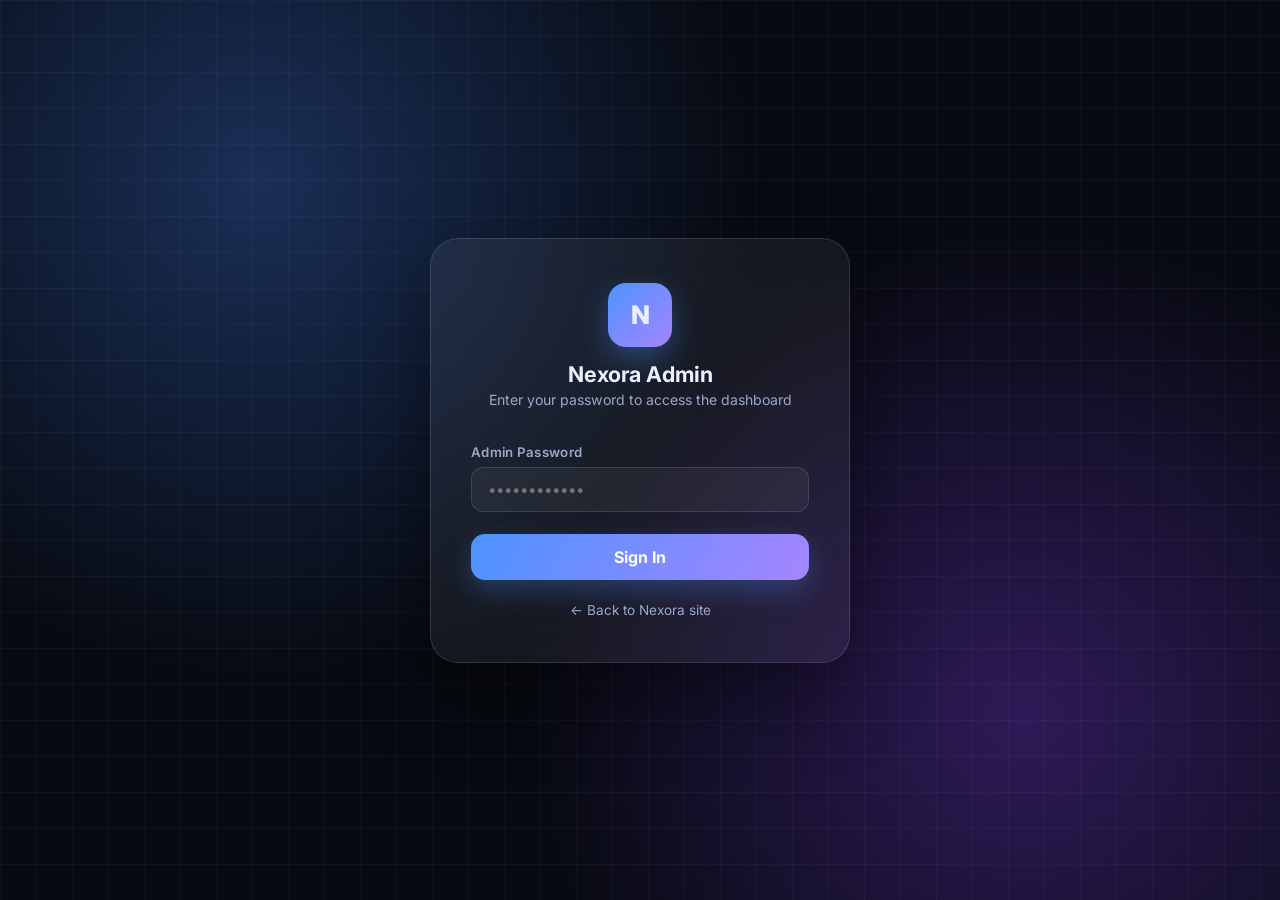
<file: index.html>
<!DOCTYPE html>
<html lang="en">
<head>
  <meta charset="UTF-8" />
  <meta name="viewport" content="width=device-width, initial-scale=1.0" />
  <title>Nexora Admin — Login</title>
  <link rel="preconnect" href="https://fonts.googleapis.com" />
  <link href="https://fonts.googleapis.com/css2?family=Inter:wght@400;500;600;700;800&display=swap" rel="stylesheet" />
  <style>
    *, *::before, *::after { box-sizing: border-box; margin: 0; padding: 0; }

    body {
      font-family: Inter, sans-serif;
      min-height: 100vh;
      display: grid;
      place-items: center;
      background: radial-gradient(circle at 20% 20%, #1a2f57 0%, transparent 40%),
                  radial-gradient(circle at 80% 80%, #2e1a57 0%, transparent 40%),
                  #070a11;
      color: #eaf0ff;
      overflow: hidden;
    }

    .bg-grid {
      position: fixed; inset: 0;
      background-image: linear-gradient(rgba(255,255,255,0.03) 1px, transparent 1px),
                        linear-gradient(90deg, rgba(255,255,255,0.03) 1px, transparent 1px);
      background-size: 36px 36px;
      pointer-events: none;
    }

    .login-card {
      position: relative;
      width: min(420px, 92vw);
      background: rgba(255,255,255,0.06);
      border: 1px solid rgba(255,255,255,0.12);
      border-radius: 28px;
      padding: 44px 40px;
      backdrop-filter: blur(20px);
      box-shadow: 0 32px 80px rgba(0,0,0,0.4);
    }

    .brand-wrap {
      text-align: center;
      margin-bottom: 36px;
    }

    .brand-logo {
      width: 64px; height: 64px;
      border-radius: 18px;
      background: linear-gradient(135deg, #4d93ff, #a585ff);
      display: grid;
      place-items: center;
      font-size: 1.6rem;
      font-weight: 800;
      margin: 0 auto 14px;
      box-shadow: 0 12px 30px rgba(77,147,255,0.35);
    }

    .brand-wrap h1 { font-size: 1.35rem; font-weight: 700; }
    .brand-wrap p { color: #9ba9c9; font-size: 0.88rem; margin-top: 4px; }

    .form-group {
      display: flex;
      flex-direction: column;
      gap: 7px;
      margin-bottom: 18px;
    }

    .form-group label {
      font-size: 0.83rem;
      font-weight: 600;
      color: #9ba9c9;
      letter-spacing: 0.3px;
    }

    .form-group input {
      width: 100%;
      background: rgba(255,255,255,0.05);
      border: 1px solid rgba(255,255,255,0.12);
      color: #eaf0ff;
      border-radius: 12px;
      padding: 12px 16px;
      font-family: inherit;
      font-size: 0.95rem;
      outline: none;
      transition: border-color 200ms, box-shadow 200ms;
    }

    .form-group input:focus {
      border-color: #76b9ff;
      box-shadow: 0 0 0 3px rgba(118,185,255,0.15);
    }

    .btn-login {
      width: 100%;
      padding: 13px;
      background: linear-gradient(120deg, #4d93ff, #a585ff);
      border: none;
      border-radius: 14px;
      color: #fff;
      font-family: inherit;
      font-size: 1rem;
      font-weight: 700;
      cursor: pointer;
      margin-top: 4px;
      box-shadow: 0 10px 28px rgba(77,147,255,0.3);
      transition: transform 180ms, filter 180ms;
    }

    .btn-login:hover { transform: translateY(-1px); filter: brightness(1.1); }
    .btn-login:disabled { opacity: 0.6; cursor: not-allowed; transform: none; }

    .login-error {
      margin-top: 14px;
      padding: 11px 14px;
      background: rgba(248,113,113,0.1);
      border: 1px solid rgba(248,113,113,0.3);
      border-radius: 10px;
      color: #f87171;
      font-size: 0.875rem;
      text-align: center;
      display: none;
    }

    .login-error.show { display: block; }

    .back-link {
      display: block;
      text-align: center;
      margin-top: 22px;
      color: #9ba9c9;
      font-size: 0.85rem;
      text-decoration: none;
    }

    .back-link:hover { color: #76b9ff; }
  </style>
</head>
<body>
  <div class="bg-grid"></div>

  <div class="login-card">
    <div class="brand-wrap">
      <div class="brand-logo">N</div>
      <h1>Nexora Admin</h1>
      <p>Enter your password to access the dashboard</p>
    </div>

    <form id="login-form">
      <div class="form-group">
        <label for="password">Admin Password</label>
        <input type="password" id="password" placeholder="••••••••••••" required autocomplete="current-password" />
      </div>
      <button type="submit" class="btn-login" id="login-btn">Sign In</button>
      <div class="login-error" id="login-error">Incorrect password. Please try again.</div>
    </form>

    <a href="../index.html" class="back-link">← Back to Nexora site</a>
  </div>

  <script>
    const API = "http://localhost:5000/api";

    // Already logged in?
    if (localStorage.getItem("nexora_admin_token")) {
      window.location.href = "dashboard.html";
    }

    document.getElementById("login-form").addEventListener("submit", async (e) => {
      e.preventDefault();
      const password = document.getElementById("password").value;
      const btn = document.getElementById("login-btn");
      const errEl = document.getElementById("login-error");

      btn.textContent = "Signing in...";
      btn.disabled = true;
      errEl.classList.remove("show");

      try {
        const res = await fetch(`${API}/auth/login`, {
          method: "POST",
          headers: { "Content-Type": "application/json" },
          body: JSON.stringify({ password }),
        });
        const data = await res.json();

        if (!res.ok || !data.token) {
          errEl.textContent = data.message || "Invalid password";
          throw new Error(data.message || "Invalid password");
        }

        localStorage.setItem("nexora_admin_token", data.token);
        window.location.href = "dashboard.html";
      } catch (err) {
        console.error("Login error:", err);
        if (err.message.includes("Failed to fetch") || err.message.includes("NetworkError")) {
          errEl.textContent = "Cannot connect to server. Make sure backend is running on port 5000.";
        }
        errEl.classList.add("show");
        btn.textContent = "Sign In";
        btn.disabled = false;
      }
    });
  </script>
</body>
</html>
</file>
<file: admin.css>
/* ═══════════════════════════════════════════════════════════════
   NEXORA ADMIN DASHBOARD — STYLES
   ═══════════════════════════════════════════════════════════════ */

*, *::before, *::after {
  box-sizing: border-box;
  margin: 0;
  padding: 0;
}

:root {
  --bg-dark: #070a11;
  --bg-card: rgba(255, 255, 255, 0.06);
  --border-light: rgba(255, 255, 255, 0.12);
  --text-primary: #eaf0ff;
  --text-secondary: #9ba9c9;
  --accent-blue: #4d93ff;
  --accent-purple: #a585ff;
  --success: #10b981;
  --warning: #f59e0b;
  --danger: #ef4444;
  --sidebar-width: 260px;
  --topbar-height: 64px;
}

body {
  font-family: 'Inter', sans-serif;
  background: radial-gradient(circle at 20% 20%, #1a2f57 0%, transparent 40%),
              radial-gradient(circle at 80% 80%, #2e1a57 0%, transparent 40%),
              var(--bg-dark);
  color: var(--text-primary);
  min-height: 100vh;
  overflow-x: hidden;
}

/* ── SIDEBAR ──────────────────────────────────────────────────── */
.sidebar {
  position: fixed;
  left: 0;
  top: 0;
  width: var(--sidebar-width);
  height: 100vh;
  background: rgba(255, 255, 255, 0.04);
  border-right: 1px solid var(--border-light);
  backdrop-filter: blur(20px);
  display: flex;
  flex-direction: column;
  z-index: 100;
  transition: transform 0.3s ease;
}

.sidebar-header {
  display: flex;
  align-items: center;
  gap: 12px;
  padding: 20px;
  border-bottom: 1px solid var(--border-light);
}

.sidebar-logo {
  width: 48px;
  height: 48px;
  border-radius: 14px;
  background: linear-gradient(135deg, var(--accent-blue), var(--accent-purple));
  display: grid;
  place-items: center;
  font-size: 1.4rem;
  font-weight: 800;
  flex-shrink: 0;
}

.sidebar-brand {
  font-size: 1.1rem;
  font-weight: 700;
}

.sidebar-sub {
  font-size: 0.75rem;
  color: var(--text-secondary);
}

.sidebar-close {
  display: none;
  margin-left: auto;
  background: none;
  border: none;
  color: var(--text-secondary);
  font-size: 1.5rem;
  cursor: pointer;
  padding: 4px;
}

.sidebar-nav {
  flex: 1;
  padding: 16px 12px;
  overflow-y: auto;
}

.nav-item {
  display: flex;
  align-items: center;
  gap: 12px;
  padding: 12px 16px;
  color: var(--text-secondary);
  text-decoration: none;
  border-radius: 10px;
  margin-bottom: 4px;
  transition: all 0.2s;
  cursor: pointer;
  position: relative;
}

.nav-item:hover {
  background: rgba(255, 255, 255, 0.08);
  color: var(--text-primary);
}

.nav-item.active {
  background: linear-gradient(120deg, rgba(77, 147, 255, 0.2), rgba(165, 133, 255, 0.2));
  color: var(--text-primary);
  font-weight: 600;
}

.nav-icon {
  font-size: 1.2rem;
  width: 24px;
  text-align: center;
}

.badge {
  margin-left: auto;
  background: var(--danger);
  color: white;
  font-size: 0.7rem;
  font-weight: 700;
  padding: 2px 8px;
  border-radius: 12px;
}

.sidebar-footer {
  padding: 12px;
  border-top: 1px solid var(--border-light);
}

.nav-logout {
  color: var(--danger);
}

/* ── MAIN WRAP ────────────────────────────────────────────────── */
.main-wrap {
  margin-left: var(--sidebar-width);
  min-height: 100vh;
}

/* ── TOPBAR ───────────────────────────────────────────────────── */
.topbar {
  height: var(--topbar-height);
  background: rgba(255, 255, 255, 0.04);
  border-bottom: 1px solid var(--border-light);
  backdrop-filter: blur(20px);
  display: flex;
  align-items: center;
  padding: 0 24px;
  gap: 16px;
  position: sticky;
  top: 0;
  z-index: 50;
}

.hamburger {
  display: none;
  background: none;
  border: none;
  color: var(--text-primary);
  font-size: 1.5rem;
  cursor: pointer;
  padding: 8px;
}

.topbar-title {
  font-size: 1.25rem;
  font-weight: 700;
}

.topbar-right {
  margin-left: auto;
  display: flex;
  align-items: center;
  gap: 12px;
}

.admin-chip {
  background: linear-gradient(120deg, var(--accent-blue), var(--accent-purple));
  color: white;
  padding: 6px 16px;
  border-radius: 20px;
  font-size: 0.85rem;
  font-weight: 600;
}

/* ── CONTENT ──────────────────────────────────────────────────── */
.content {
  padding: 32px;
  max-width: 1400px;
}

.view {
  display: none;
}

.view.active {
  display: block;
}

.view-header {
  display: flex;
  justify-content: space-between;
  align-items: flex-start;
  margin-bottom: 28px;
  gap: 20px;
}

.view-header h2 {
  font-size: 1.75rem;
  font-weight: 700;
}

.view-sub {
  color: var(--text-secondary);
  font-size: 0.95rem;
  margin-top: 6px;
}

/* ── BUTTONS ──────────────────────────────────────────────────── */
.btn {
  padding: 10px 20px;
  border: none;
  border-radius: 10px;
  font-family: inherit;
  font-size: 0.95rem;
  font-weight: 600;
  cursor: pointer;
  transition: all 0.2s;
  display: inline-flex;
  align-items: center;
  gap: 8px;
}

.btn-primary {
  background: linear-gradient(120deg, var(--accent-blue), var(--accent-purple));
  color: white;
  box-shadow: 0 8px 20px rgba(77, 147, 255, 0.3);
}

.btn-primary:hover {
  transform: translateY(-2px);
  box-shadow: 0 12px 28px rgba(77, 147, 255, 0.4);
}

.btn-secondary {
  background: rgba(255, 255, 255, 0.08);
  color: var(--text-primary);
  border: 1px solid var(--border-light);
}

.btn-secondary:hover {
  background: rgba(255, 255, 255, 0.12);
}

.btn-success {
  background: var(--success);
  color: white;
}

.btn-danger {
  background: var(--danger);
  color: white;
}

.btn-sm {
  padding: 6px 12px;
  font-size: 0.85rem;
}

.btn:disabled {
  opacity: 0.5;
  cursor: not-allowed;
  transform: none !important;
}

/* ── STATS GRID ───────────────────────────────────────────────── */
.stats-grid {
  display: grid;
  grid-template-columns: repeat(auto-fit, minmax(220px, 1fr));
  gap: 20px;
  margin-bottom: 32px;
}

.stat-card {
  background: var(--bg-card);
  border: 1px solid var(--border-light);
  border-radius: 16px;
  padding: 24px;
  backdrop-filter: blur(20px);
}

.stat-card.loading {
  min-height: 120px;
  position: relative;
  overflow: hidden;
}

.stat-shimmer {
  position: absolute;
  inset: 0;
  background: linear-gradient(90deg, transparent, rgba(255,255,255,0.05), transparent);
  animation: shimmer 1.5s infinite;
}

@keyframes shimmer {
  0% { transform: translateX(-100%); }
  100% { transform: translateX(100%); }
}

.stat-label {
  font-size: 0.85rem;
  color: var(--text-secondary);
  margin-bottom: 8px;
  display: flex;
  align-items: center;
  gap: 8px;
}

.stat-value {
  font-size: 2rem;
  font-weight: 700;
  color: var(--text-primary);
}

.stat-icon {
  font-size: 1.5rem;
}

/* ── RECENT WRAP ──────────────────────────────────────────────── */
.recent-wrap {
  display: grid;
  grid-template-columns: repeat(auto-fit, minmax(300px, 1fr));
  gap: 24px;
}

.recent-block {
  background: var(--bg-card);
  border: 1px solid var(--border-light);
  border-radius: 16px;
  padding: 24px;
  backdrop-filter: blur(20px);
}

.recent-block h3 {
  font-size: 1.1rem;
  margin-bottom: 16px;
}

.recent-item {
  padding: 12px 0;
  border-bottom: 1px solid var(--border-light);
}

.recent-item:last-child {
  border-bottom: none;
}

.recent-item-title {
  font-weight: 600;
  margin-bottom: 4px;
}

.recent-item-meta {
  font-size: 0.85rem;
  color: var(--text-secondary);
}

/* ── TABLE ────────────────────────────────────────────────────── */
.table-wrap {
  background: var(--bg-card);
  border: 1px solid var(--border-light);
  border-radius: 16px;
  overflow: hidden;
  backdrop-filter: blur(20px);
}

.data-table {
  width: 100%;
  border-collapse: collapse;
}

.data-table thead {
  background: rgba(255, 255, 255, 0.05);
}

.data-table th {
  text-align: left;
  padding: 16px;
  font-weight: 600;
  font-size: 0.9rem;
  color: var(--text-secondary);
  border-bottom: 1px solid var(--border-light);
}

.data-table td {
  padding: 16px;
  border-bottom: 1px solid rgba(255, 255, 255, 0.06);
}

.data-table tbody tr:hover {
  background: rgba(255, 255, 255, 0.04);
}

.data-table tbody tr:last-child td {
  border-bottom: none;
}

.loading-row {
  text-align: center;
  padding: 40px !important;
  color: var(--text-secondary);
}

.status-badge {
  display: inline-block;
  padding: 4px 12px;
  border-radius: 12px;
  font-size: 0.8rem;
  font-weight: 600;
}

.status-published {
  background: rgba(16, 185, 129, 0.2);
  color: var(--success);
}

.status-draft {
  background: rgba(245, 158, 11, 0.2);
  color: var(--warning);
}

.status-approved {
  background: rgba(16, 185, 129, 0.2);
  color: var(--success);
}

.status-pending {
  background: rgba(245, 158, 11, 0.2);
  color: var(--warning);
}

.action-btns {
  display: flex;
  gap: 8px;
}

/* ── TESTIMONIALS ─────────────────────────────────────────────── */
.testimonials-tabs {
  display: flex;
  gap: 12px;
  margin-bottom: 24px;
  border-bottom: 1px solid var(--border-light);
}

.tab-btn {
  background: none;
  border: none;
  color: var(--text-secondary);
  padding: 12px 20px;
  font-family: inherit;
  font-size: 0.95rem;
  font-weight: 600;
  cursor: pointer;
  border-bottom: 2px solid transparent;
  transition: all 0.2s;
}

.tab-btn:hover {
  color: var(--text-primary);
}

.tab-btn.active {
  color: var(--accent-blue);
  border-bottom-color: var(--accent-blue);
}

.testimonial-card {
  background: var(--bg-card);
  border: 1px solid var(--border-light);
  border-radius: 16px;
  padding: 24px;
  margin-bottom: 16px;
  backdrop-filter: blur(20px);
}

.testimonial-header {
  display: flex;
  align-items: center;
  gap: 16px;
  margin-bottom: 16px;
}

.testimonial-avatar {
  width: 56px;
  height: 56px;
  border-radius: 50%;
  background: linear-gradient(135deg, var(--accent-blue), var(--accent-purple));
  display: grid;
  place-items: center;
  font-size: 1.5rem;
  font-weight: 700;
  flex-shrink: 0;
}

.testimonial-avatar img {
  width: 100%;
  height: 100%;
  border-radius: 50%;
  object-fit: cover;
}

.testimonial-info h4 {
  font-size: 1.05rem;
  margin-bottom: 4px;
}

.testimonial-meta {
  font-size: 0.85rem;
  color: var(--text-secondary);
}

.testimonial-quote {
  color: var(--text-secondary);
  line-height: 1.6;
  margin-bottom: 16px;
}

.testimonial-actions {
  display: flex;
  gap: 8px;
}

/* ── PORTFOLIO GRID ───────────────────────────────────────────── */
.portfolio-grid {
  display: grid;
  grid-template-columns: repeat(auto-fill, minmax(280px, 1fr));
  gap: 20px;
}

.portfolio-card {
  background: var(--bg-card);
  border: 1px solid var(--border-light);
  border-radius: 16px;
  overflow: hidden;
  backdrop-filter: blur(20px);
  transition: transform 0.2s;
}

.portfolio-card:hover {
  transform: translateY(-4px);
}

.portfolio-image {
  width: 100%;
  height: 200px;
  background: linear-gradient(135deg, rgba(77, 147, 255, 0.2), rgba(165, 133, 255, 0.2));
  display: grid;
  place-items: center;
  font-size: 3rem;
  color: rgba(255, 255, 255, 0.3);
}

.portfolio-image img {
  width: 100%;
  height: 100%;
  object-fit: cover;
}

.portfolio-body {
  padding: 20px;
}

.portfolio-title {
  font-size: 1.05rem;
  font-weight: 600;
  margin-bottom: 8px;
}

.portfolio-category {
  font-size: 0.85rem;
  color: var(--text-secondary);
  margin-bottom: 12px;
}

.portfolio-actions {
  display: flex;
  gap: 8px;
}

/* ── SETTINGS FORM ────────────────────────────────────────────── */
.settings-form {
  background: var(--bg-card);
  border: 1px solid var(--border-light);
  border-radius: 16px;
  padding: 32px;
  backdrop-filter: blur(20px);
}

.settings-group {
  margin-bottom: 32px;
}

.settings-group h3 {
  font-size: 1.15rem;
  margin-bottom: 20px;
  display: flex;
  align-items: center;
  gap: 10px;
}

.settings-grid {
  display: grid;
  grid-template-columns: repeat(auto-fit, minmax(280px, 1fr));
  gap: 20px;
}

.form-group {
  display: flex;
  flex-direction: column;
  gap: 8px;
}

.form-group.full-width {
  grid-column: 1 / -1;
}

.form-group label {
  font-size: 0.9rem;
  font-weight: 600;
  color: var(--text-secondary);
}

.form-group input,
.form-group textarea,
.form-group select {
  width: 100%;
  background: rgba(255, 255, 255, 0.05);
  border: 1px solid var(--border-light);
  color: var(--text-primary);
  border-radius: 10px;
  padding: 12px 16px;
  font-family: inherit;
  font-size: 0.95rem;
  outline: none;
  transition: border-color 0.2s, box-shadow 0.2s;
}

.form-group input:focus,
.form-group textarea:focus,
.form-group select:focus {
  border-color: var(--accent-blue);
  box-shadow: 0 0 0 3px rgba(77, 147, 255, 0.15);
}

.form-group textarea {
  resize: vertical;
  min-height: 100px;
}

.form-feedback {
  margin: 20px 0;
  padding: 12px 16px;
  border-radius: 10px;
  font-size: 0.9rem;
  display: none;
}

.form-feedback.success {
  background: rgba(16, 185, 129, 0.1);
  border: 1px solid rgba(16, 185, 129, 0.3);
  color: var(--success);
  display: block;
}

.form-feedback.error {
  background: rgba(239, 68, 68, 0.1);
  border: 1px solid rgba(239, 68, 68, 0.3);
  color: var(--danger);
  display: block;
}

/* ── MODAL ────────────────────────────────────────────────────── */
.modal-overlay {
  position: fixed;
  inset: 0;
  background: rgba(0, 0, 0, 0.7);
  backdrop-filter: blur(8px);
  display: none;
  align-items: center;
  justify-content: center;
  z-index: 1000;
  padding: 20px;
}

.modal-overlay.show {
  display: flex;
}

.modal {
  background: rgba(15, 20, 35, 0.98);
  border: 1px solid var(--border-light);
  border-radius: 20px;
  width: min(700px, 100%);
  max-height: 90vh;
  overflow: hidden;
  display: flex;
  flex-direction: column;
  box-shadow: 0 32px 80px rgba(0, 0, 0, 0.6);
}

.modal-header {
  display: flex;
  justify-content: space-between;
  align-items: center;
  padding: 24px 28px;
  border-bottom: 1px solid var(--border-light);
}

.modal-header h3 {
  font-size: 1.3rem;
}

.modal-close {
  background: none;
  border: none;
  color: var(--text-secondary);
  font-size: 1.5rem;
  cursor: pointer;
  padding: 4px;
  transition: color 0.2s;
}

.modal-close:hover {
  color: var(--text-primary);
}

.modal-body {
  padding: 28px;
  overflow-y: auto;
}

.modal-form .form-group {
  margin-bottom: 20px;
}

.modal-actions {
  display: flex;
  gap: 12px;
  margin-top: 24px;
}

/* Quill Editor Customization */
.ql-toolbar {
  background: rgba(255, 255, 255, 0.05) !important;
  border: 1px solid var(--border-light) !important;
  border-radius: 10px 10px 0 0 !important;
}

.ql-container {
  background: rgba(255, 255, 255, 0.03) !important;
  border: 1px solid var(--border-light) !important;
  border-top: none !important;
  border-radius: 0 0 10px 10px !important;
  color: var(--text-primary) !important;
  font-family: inherit !important;
  min-height: 300px;
}

.ql-editor {
  min-height: 300px;
  color: var(--text-primary) !important;
}

.ql-editor.ql-blank::before {
  color: var(--text-secondary) !important;
}

.ql-snow .ql-stroke {
  stroke: var(--text-secondary) !important;
}

.ql-snow .ql-fill {
  fill: var(--text-secondary) !important;
}

.ql-snow .ql-picker-label {
  color: var(--text-secondary) !important;
}

/* ── TOAST ────────────────────────────────────────────────────── */
.toast {
  position: fixed;
  bottom: 24px;
  right: 24px;
  background: rgba(15, 20, 35, 0.98);
  border: 1px solid var(--border-light);
  border-radius: 12px;
  padding: 16px 20px;
  box-shadow: 0 12px 40px rgba(0, 0, 0, 0.5);
  backdrop-filter: blur(20px);
  transform: translateY(120%);
  transition: transform 0.3s ease;
  z-index: 2000;
  max-width: 400px;
}

.toast.show {
  transform: translateY(0);
}

.toast.success {
  border-left: 4px solid var(--success);
}

.toast.error {
  border-left: 4px solid var(--danger);
}

.toast.warning {
  border-left: 4px solid var(--warning);
}

/* ── RESPONSIVE ───────────────────────────────────────────────── */
@media (max-width: 768px) {
  .sidebar {
    transform: translateX(-100%);
  }

  .sidebar.open {
    transform: translateX(0);
  }

  .sidebar-close {
    display: block;
  }

  .main-wrap {
    margin-left: 0;
  }

  .hamburger {
    display: block;
  }

  .content {
    padding: 20px;
  }

  .view-header {
    flex-direction: column;
    align-items: flex-start;
  }

  .stats-grid {
    grid-template-columns: 1fr;
  }

  .settings-grid {
    grid-template-columns: 1fr;
  }

  .portfolio-grid {
    grid-template-columns: 1fr;
  }

  .action-btns {
    flex-direction: column;
  }

  .modal {
    width: 100%;
    max-height: 100vh;
    border-radius: 0;
  }
}

/* ── UTILITY ──────────────────────────────────────────────────── */
.text-truncate {
  overflow: hidden;
  text-overflow: ellipsis;
  white-space: nowrap;
}

.text-center {
  text-align: center;
}

.mt-2 {
  margin-top: 16px;
}

.mb-2 {
  margin-bottom: 16px;
}

/* ── MODERN DASHBOARD STYLES ──────────────────────────────────── */
.nav-section {
  margin-bottom: 24px;
}

.nav-section-title {
  font-size: 0.7rem;
  font-weight: 700;
  color: var(--text-secondary);
  padding: 8px 16px;
  letter-spacing: 0.5px;
  text-transform: uppercase;
}

.nav-item {
  display: flex;
  flex-direction: column;
  align-items: flex-start;
  padding: 10px 16px;
}

.nav-subtitle {
  font-size: 0.75rem;
  color: var(--text-secondary);
  font-weight: 400;
  margin-top: 2px;
}

.stats-grid-modern {
  display: grid;
  grid-template-columns: repeat(auto-fit, minmax(240px, 1fr));
  gap: 20px;
  margin-bottom: 32px;
}

.stat-card-modern {
  background: var(--bg-card);
  border: 1px solid var(--border-light);
  border-radius: 16px;
  padding: 24px;
  backdrop-filter: blur(20px);
  display: flex;
  flex-direction: column;
  gap: 12px;
}

.stat-card-modern .stat-icon {
  width: 48px;
  height: 48px;
  border-radius: 12px;
  display: grid;
  place-items: center;
  font-size: 1.5rem;
  margin-bottom: 8px;
}

.stat-card-modern .stat-number {
  font-size: 2.5rem;
  font-weight: 700;
  line-height: 1;
}

.stat-card-modern .stat-label {
  font-size: 0.9rem;
  color: var(--text-secondary);
}

.stat-card-modern .stat-meta {
  font-size: 0.8rem;
  color: var(--text-secondary);
}

.dashboard-grid {
  display: grid;
  grid-template-columns: 1.5fr 1fr;
  gap: 24px;
}

.dashboard-card {
  background: var(--bg-card);
  border: 1px solid var(--border-light);
  border-radius: 16px;
  backdrop-filter: blur(20px);
  overflow: hidden;
}

.dashboard-card-header {
  padding: 20px 24px;
  border-bottom: 1px solid var(--border-light);
  display: flex;
  justify-content: space-between;
  align-items: center;
}

.dashboard-card-header h3 {
  font-size: 1.1rem;
  font-weight: 600;
}

.view-all-link {
  color: var(--accent-blue);
  text-decoration: none;
  font-size: 0.9rem;
  font-weight: 500;
}

.view-all-link:hover {
  color: var(--accent-purple);
}

.quick-actions-grid {
  display: grid;
  grid-template-columns: repeat(2, 1fr);
  gap: 12px;
  padding: 20px;
}

.quick-action-btn {
  display: flex;
  align-items: center;
  gap: 12px;
  padding: 16px;
  background: rgba(255, 255, 255, 0.03);
  border: 1px solid var(--border-light);
  border-radius: 12px;
  cursor: pointer;
  transition: all 0.2s;
  text-align: left;
}

.quick-action-btn:hover {
  background: rgba(255, 255, 255, 0.08);
  transform: translateY(-2px);
}

.qa-icon {
  width: 40px;
  height: 40px;
  border-radius: 10px;
  display: grid;
  place-items: center;
  font-size: 1.2rem;
  flex-shrink: 0;
}

.qa-content {
  flex: 1;
}

.qa-title {
  font-size: 0.9rem;
  font-weight: 600;
  color: var(--text-primary);
  margin-bottom: 2px;
}

.qa-subtitle {
  font-size: 0.75rem;
  color: var(--text-secondary);
}

.empty-state {
  padding: 60px 20px;
  text-align: center;
}

.empty-icon {
  font-size: 3rem;
  margin-bottom: 16px;
  opacity: 0.5;
}

.empty-title {
  font-size: 1.1rem;
  font-weight: 600;
  margin-bottom: 8px;
}

.empty-subtitle {
  font-size: 0.9rem;
  color: var(--text-secondary);
}

.lead-item {
  padding: 16px 24px;
  border-bottom: 1px solid var(--border-light);
  display: flex;
  align-items: center;
  gap: 12px;
  transition: background 0.2s;
}

.lead-item:hover {
  background: rgba(255, 255, 255, 0.03);
}

.lead-item:last-child {
  border-bottom: none;
}

.lead-avatar {
  width: 40px;
  height: 40px;
  border-radius: 50%;
  background: linear-gradient(135deg, var(--accent-blue), var(--accent-purple));
  display: grid;
  place-items: center;
  font-weight: 700;
  flex-shrink: 0;
}

.lead-info {
  flex: 1;
  min-width: 0;
}

.lead-name {
  font-weight: 600;
  font-size: 0.9rem;
  margin-bottom: 2px;
}

.lead-email {
  font-size: 0.8rem;
  color: var(--text-secondary);
  overflow: hidden;
  text-overflow: ellipsis;
  white-space: nowrap;
}

.lead-time {
  font-size: 0.75rem;
  color: var(--text-secondary);
  white-space: nowrap;
}

@media (max-width: 1200px) {
  .dashboard-grid {
    grid-template-columns: 1fr;
  }
  
  .quick-actions-grid {
    grid-template-columns: repeat(2, 1fr);
  }
}

@media (max-width: 768px) {
  .quick-actions-grid {
    grid-template-columns: 1fr;
  }
  
  .stats-grid-modern {
    grid-template-columns: 1fr;
  }
}

/* ── TEAM MEMBERS STYLES ──────────────────────────────────────── */
.role-badge {
  display: inline-block;
  padding: 4px 12px;
  border-radius: 12px;
  font-size: 0.8rem;
  font-weight: 600;
  text-transform: capitalize;
}

.role-editor {
  background: rgba(59, 130, 246, 0.2);
  color: #3b82f6;
}

.role-manager {
  background: rgba(139, 92, 246, 0.2);
  color: #8b5cf6;
}

.role-viewer {
  background: rgba(107, 114, 128, 0.2);
  color: #6b7280;
}

.permissions-grid {
  display: grid;
  grid-template-columns: repeat(2, 1fr);
  gap: 12px;
  margin-top: 8px;
}

.permission-item {
  display: flex;
  align-items: center;
  gap: 8px;
  padding: 10px;
  background: rgba(255, 255, 255, 0.03);
  border: 1px solid var(--border-light);
  border-radius: 8px;
  cursor: pointer;
  transition: all 0.2s;
}

.permission-item:hover {
  background: rgba(255, 255, 255, 0.06);
}

.permission-item input[type="checkbox"] {
  width: 18px;
  height: 18px;
  cursor: pointer;
}

@media (max-width: 768px) {
  .permissions-grid {
    grid-template-columns: 1fr;
  }
}

/* ── ENHANCED BLOG FORM STYLES ────────────────────────────────── */
.collapsible-section {
  border: 1px solid var(--border-light);
  border-radius: 12px;
  padding: 16px;
  background: rgba(255, 255, 255, 0.02);
}

.section-header {
  display: flex;
  align-items: center;
  gap: 12px;
  cursor: pointer;
  user-select: none;
}

.section-header label {
  flex: 1;
  font-size: 1rem;
  font-weight: 600;
}

.section-subtitle {
  font-size: 0.85rem;
  color: var(--text-secondary);
  font-weight: 400;
}

.toggle-icon {
  font-size: 1.5rem;
  color: var(--text-secondary);
  font-weight: 300;
  width: 24px;
  text-align: center;
}

.section-content {
  display: flex;
  flex-direction: column;
  gap: 16px;
}

.modal-form select {
  width: 100%;
  background: rgba(255, 255, 255, 0.05);
  border: 1px solid var(--border-light);
  color: var(--text-primary);
  border-radius: 10px;
  padding: 12px 16px;
  font-family: inherit;
  font-size: 0.95rem;
  outline: none;
  cursor: pointer;
  transition: border-color 0.2s, box-shadow 0.2s;
}

.modal-form select:focus {
  border-color: var(--accent-blue);
  box-shadow: 0 0 0 3px rgba(77, 147, 255, 0.15);
}

.modal-form select option {
  background: #1a1f2e;
  color: var(--text-primary);
  padding: 8px;
}

#image-preview {
  display: grid;
  grid-template-columns: repeat(4, 1fr);
  gap: 10px;
  margin-top: 10px;
}

#image-preview img {
  width: 100%;
  height: 100%;
  object-fit: cover;
  border-radius: 8px;
}

.modal-actions {
  display: flex;
  gap: 12px;
  margin-top: 24px;
  flex-wrap: wrap;
}

@media (max-width: 768px) {
  #image-preview {
    grid-template-columns: repeat(2, 1fr);
  }
  
  .modal-actions {
    flex-direction: column;
  }
  
  .modal-actions button {
    width: 100%;
  }
}

/* ── CASE STUDY FORM STYLES ───────────────────────────────────── */
.form-section {
  margin-bottom: 32px;
  padding-bottom: 24px;
  border-bottom: 1px solid var(--border-light);
}

.form-section:last-child {
  border-bottom: none;
}

.section-title {
  font-size: 0.85rem;
  font-weight: 700;
  color: var(--text-secondary);
  letter-spacing: 0.5px;
  margin-bottom: 20px;
  text-transform: uppercase;
}

.form-row {
  display: grid;
  grid-template-columns: 1fr 1fr;
  gap: 16px;
}

.checkbox-grid {
  display: grid;
  grid-template-columns: repeat(4, 1fr);
  gap: 12px;
  margin-top: 8px;
}

.checkbox-item {
  display: flex;
  align-items: center;
  gap: 8px;
  padding: 10px;
  background: rgba(255, 255, 255, 0.03);
  border: 1px solid var(--border-light);
  border-radius: 8px;
  cursor: pointer;
  transition: all 0.2s;
}

.checkbox-item:hover {
  background: rgba(255, 255, 255, 0.06);
}

.checkbox-item input[type="checkbox"] {
  width: 18px;
  height: 18px;
  cursor: pointer;
}

.editor-hint {
  font-size: 0.85rem;
  color: var(--text-secondary);
  margin-top: 8px;
  font-style: italic;
}

.editor-note {
  font-size: 0.85rem;
  color: var(--text-secondary);
  margin-top: 12px;
  padding: 12px;
  background: rgba(255, 255, 255, 0.02);
  border-radius: 8px;
  border-left: 3px solid var(--accent-blue);
}

.btn-link {
  background: none;
  border: none;
  color: var(--accent-blue);
  font-size: 0.9rem;
  font-weight: 600;
  cursor: pointer;
  padding: 8px 0;
  transition: color 0.2s;
}

.btn-link:hover {
  color: var(--accent-purple);
}

.tags-container {
  display: flex;
  flex-wrap: wrap;
  gap: 8px;
  margin-top: 12px;
}

.tag {
  display: inline-flex;
  align-items: center;
  padding: 6px 12px;
  background: rgba(77, 147, 255, 0.2);
  color: var(--accent-blue);
  border-radius: 16px;
  font-size: 0.85rem;
  font-weight: 500;
}

.metric-item,
.deliverable-item {
  display: flex;
  gap: 12px;
  margin-bottom: 12px;
  align-items: center;
}

.metric-item input,
.deliverable-item input {
  flex: 1;
}

.char-count {
  font-size: 0.8rem;
  color: var(--text-secondary);
  margin-top: 4px;
}

.field-hint {
  font-size: 0.8rem;
  color: var(--text-secondary);
  margin-top: 4px;
  font-style: italic;
}

.toggle-switch {
  width: 42px;
  height: 24px;
  appearance: none;
  background: rgba(255, 255, 255, 0.1);
  border-radius: 12px;
  position: relative;
  cursor: pointer;
  transition: background 0.3s;
}

.toggle-switch:checked {
  background: var(--accent-blue);
}

.toggle-switch::before {
  content: '';
  position: absolute;
  width: 18px;
  height: 18px;
  border-radius: 50%;
  background: white;
  top: 3px;
  left: 3px;
  transition: transform 0.3s;
}

.toggle-switch:checked::before {
  transform: translateX(18px);
}

@media (max-width: 768px) {
  .form-row {
    grid-template-columns: 1fr;
  }
  
  .checkbox-grid {
    grid-template-columns: repeat(2, 1fr);
  }
  
  .metric-item,
  .deliverable-item {
    flex-direction: column;
    align-items: stretch;
  }
}
</file>
